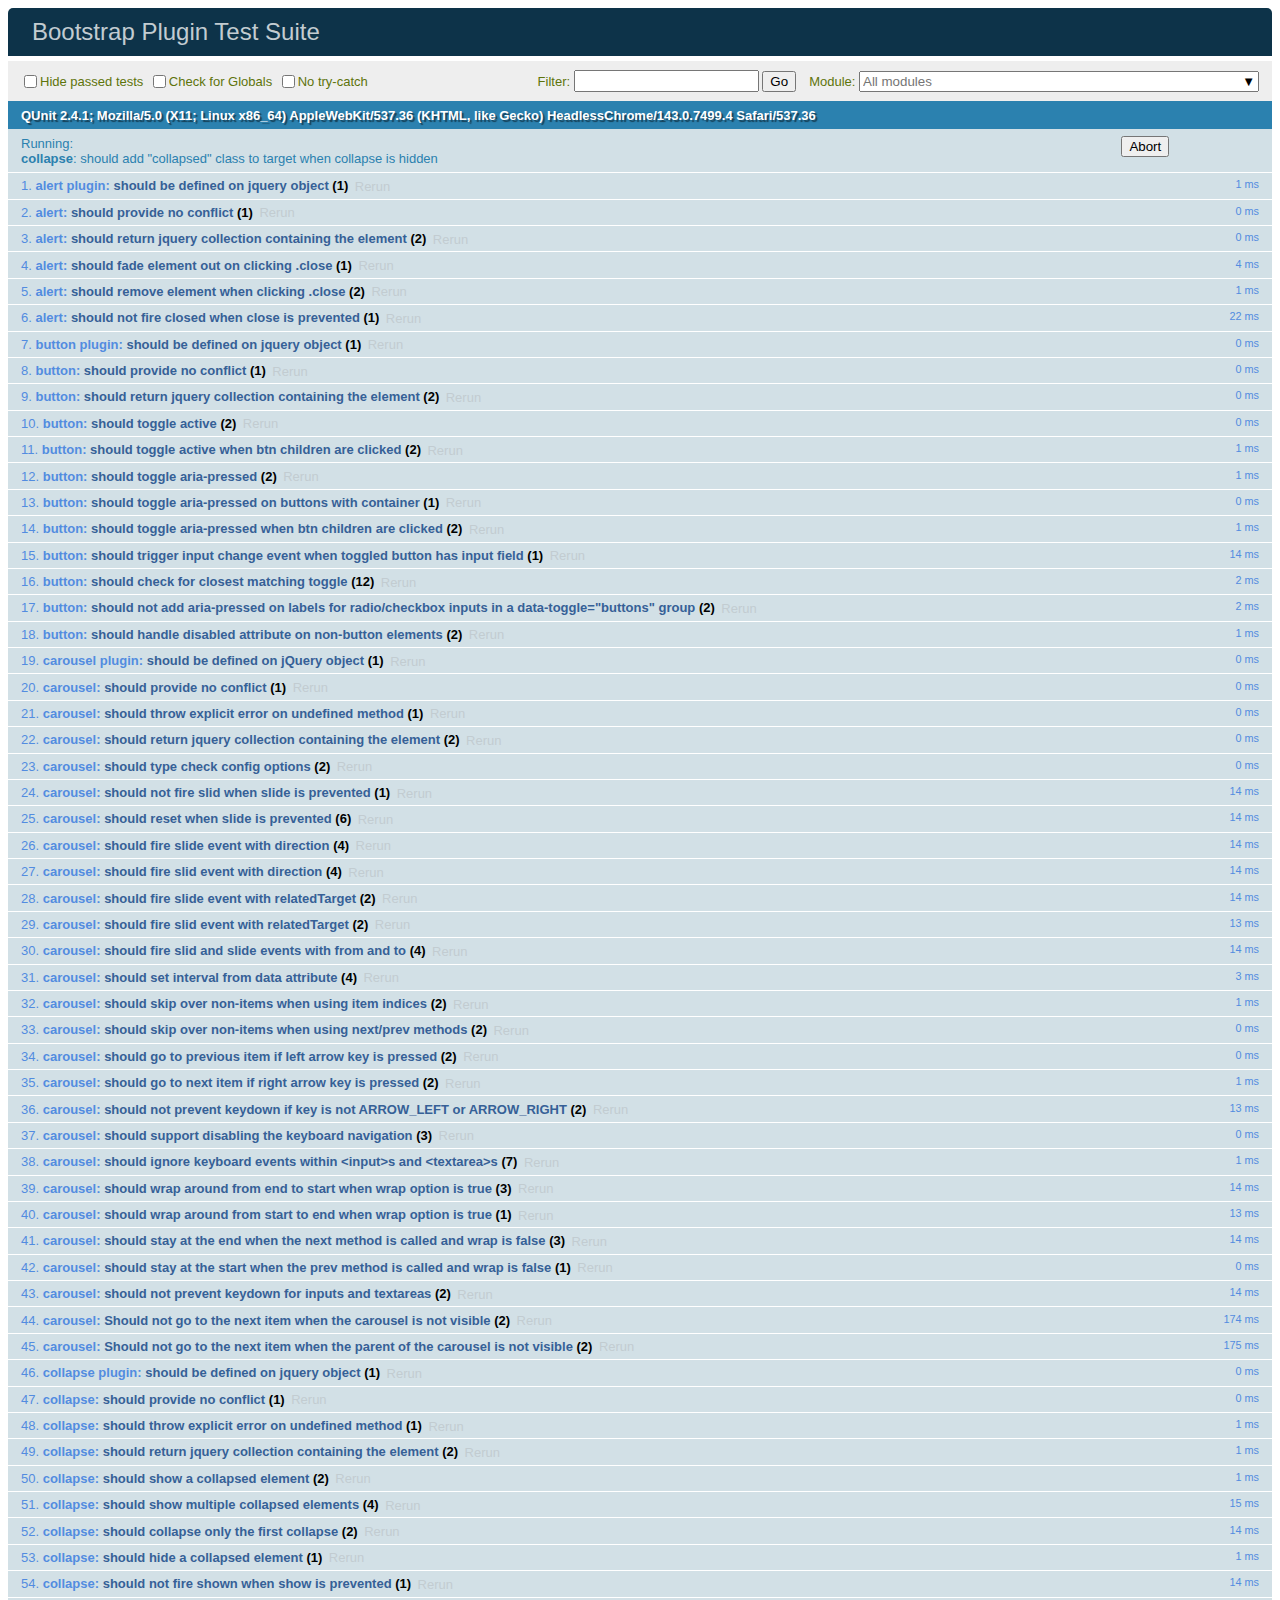
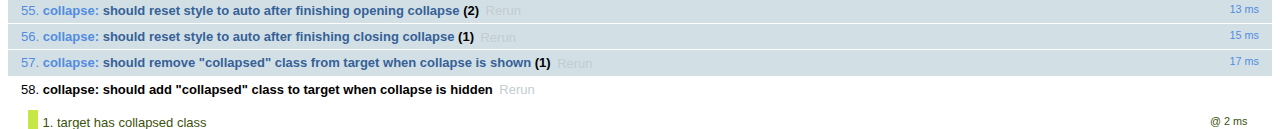
<file: bootstrap-4.0.0/js/tests/index.html>
<!doctype html>
<html lang="en">
  <head>
    <meta charset="utf-8">
    <meta name="viewport" content="width=device-width, initial-scale=1, shrink-to-fit=no">
    <title>Bootstrap Plugin Test Suite</title>

    <!-- jQuery -->
    <script>
      (function () {
        var path = '../../assets/js/vendor/jquery-slim.min.js'
        // get jquery param from the query string.
        var jQueryVersion = location.search.match(/[?&]jquery=(.*?)(?=&|$)/)

        // If a version was specified, use that version from our vendor folder
        if (jQueryVersion) {
          path = 'vendor/jquery-' + jQueryVersion[1] + '.min.js'
        }
        document.write('<script src="' + path + '"><\/script>')
      }())
    </script>
    <script src="../../assets/js/vendor/popper.min.js"></script>

    <!-- QUnit -->
    <link rel="stylesheet" href="vendor/qunit.css" media="screen">
    <script src="vendor/qunit.js"></script>

    <script>
      // Disable jQuery event aliases to ensure we don't accidentally use any of them
      [
        'blur',
        'focus',
        'focusin',
        'focusout',
        'resize',
        'scroll',
        'click',
        'dblclick',
        'mousedown',
        'mouseup',
        'mousemove',
        'mouseover',
        'mouseout',
        'mouseenter',
        'mouseleave',
        'change',
        'select',
        'submit',
        'keydown',
        'keypress',
        'keyup',
        'contextmenu'
      ].forEach(function(eventAlias) {
        $.fn[eventAlias] = function() {
          throw new Error('Using the ".' + eventAlias + '()" method is not allowed, so that Bootstrap can be compatible with custom jQuery builds which exclude the "event aliases" module that defines said method. See https://github.com/twbs/bootstrap/blob/master/CONTRIBUTING.md#js')
        }
      })

      // Require assert.expect in each test
      QUnit.config.requireExpects = true

      // See https://github.com/axemclion/grunt-saucelabs#test-result-details-with-qunit
      var log = []
      var testName

      QUnit.done(function(testResults) {
        var tests = []
        for (var i = 0; i < log.length; i++) {
          var details = log[i]
          tests.push({
            name: details.name,
            result: details.result,
            expected: details.expected,
            actual: details.actual,
            source: details.source
          })
        }
        testResults.tests = tests

        window.global_test_results = testResults
      })

      QUnit.testStart(function(testDetails) {
        QUnit.log(function(details) {
          if (!details.result) {
            details.name = testDetails.name
            log.push(details)
          }
        })
      })

      // Display fixture on-screen on iOS to avoid false positives
      // See https://github.com/twbs/bootstrap/pull/15955
      if (/iPhone|iPad|iPod/.test(navigator.userAgent)) {
        QUnit.begin(function() {
          $('#qunit-fixture').css({ top: 0, left: 0 })
        })

        QUnit.done(function() {
          $('#qunit-fixture').css({ top: '', left: '' })
        })
      }
    </script>

    <!-- Transpiled Plugins -->
    <script src="../dist/util.js"></script>
    <script src="../dist/alert.js"></script>
    <script src="../dist/button.js"></script>
    <script src="../dist/carousel.js"></script>
    <script src="../dist/collapse.js"></script>
    <script src="../dist/dropdown.js"></script>
    <script src="../dist/modal.js"></script>
    <script src="../dist/scrollspy.js"></script>
    <script src="../dist/tab.js"></script>
    <script src="../dist/tooltip.js"></script>
    <script src="../dist/popover.js"></script>

    <!-- Unit Tests -->
    <script src="unit/alert.js"></script>
    <script src="unit/button.js"></script>
    <script src="unit/carousel.js"></script>
    <script src="unit/collapse.js"></script>
    <script src="unit/dropdown.js"></script>
    <script src="unit/modal.js"></script>
    <script src="unit/scrollspy.js"></script>
    <script src="unit/tab.js"></script>
    <script src="unit/tooltip.js"></script>
    <script src="unit/popover.js"></script>
    <script src="unit/util.js"></script>
  </head>
  <body>
    <div id="qunit-container">
      <div id="qunit"></div>
      <div id="qunit-fixture"></div>
    </div>
  </body>
</html>
</file>
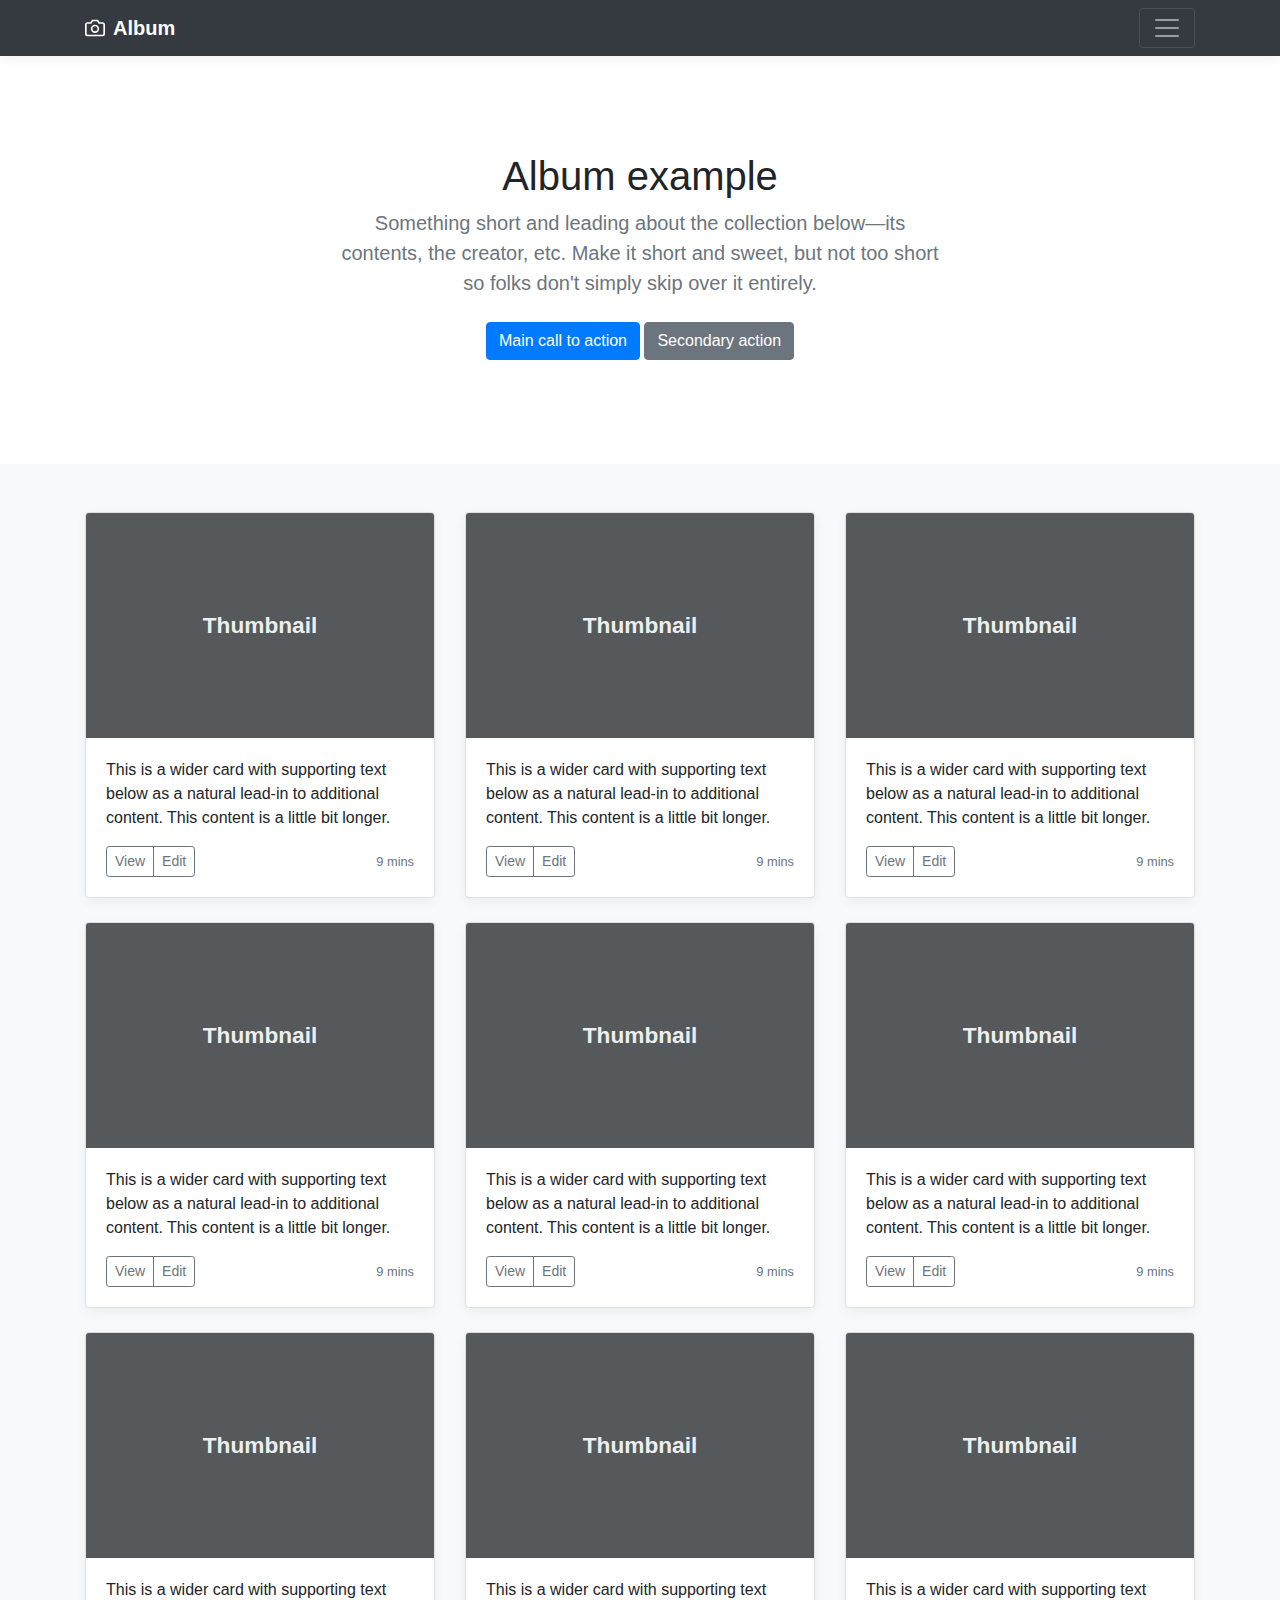
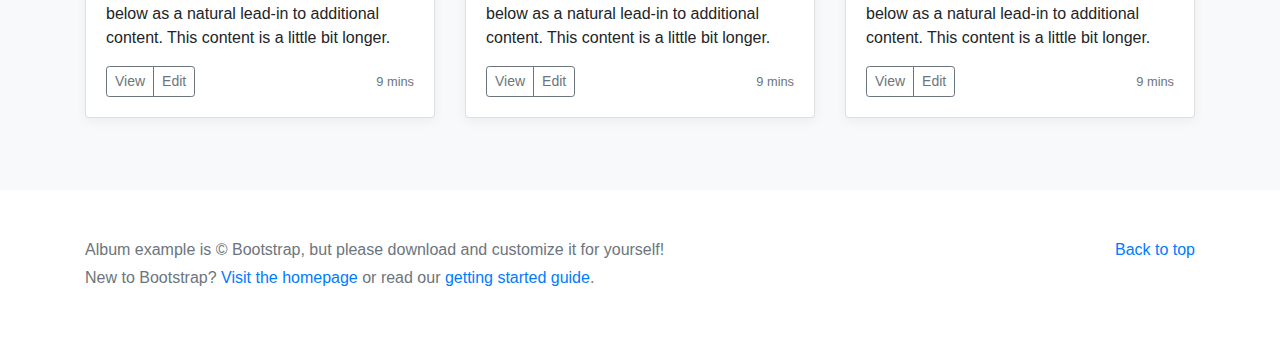
<file: bootstrap-4.0.0/docs/4.0/examples/album/index.html>
<!doctype html>
<html lang="en">
  <head>
    <meta charset="utf-8">
    <meta name="viewport" content="width=device-width, initial-scale=1, shrink-to-fit=no">
    <meta name="description" content="">
    <meta name="author" content="">
    <link rel="icon" href="../../../../favicon.ico">

    <title>Album example for Bootstrap</title>

    <!-- Bootstrap core CSS -->
    <link href="../../../../dist/css/bootstrap.min.css" rel="stylesheet">

    <!-- Custom styles for this template -->
    <link href="album.css" rel="stylesheet">
  </head>

  <body>

    <header>
      <div class="collapse bg-dark" id="navbarHeader">
        <div class="container">
          <div class="row">
            <div class="col-sm-8 col-md-7 py-4">
              <h4 class="text-white">About</h4>
              <p class="text-muted">Add some information about the album below, the author, or any other background context. Make it a few sentences long so folks can pick up some informative tidbits. Then, link them off to some social networking sites or contact information.</p>
            </div>
            <div class="col-sm-4 offset-md-1 py-4">
              <h4 class="text-white">Contact</h4>
              <ul class="list-unstyled">
                <li><a href="#" class="text-white">Follow on Twitter</a></li>
                <li><a href="#" class="text-white">Like on Facebook</a></li>
                <li><a href="#" class="text-white">Email me</a></li>
              </ul>
            </div>
          </div>
        </div>
      </div>
      <div class="navbar navbar-dark bg-dark box-shadow">
        <div class="container d-flex justify-content-between">
          <a href="#" class="navbar-brand d-flex align-items-center">
            <svg xmlns="http://www.w3.org/2000/svg" width="20" height="20" viewBox="0 0 24 24" fill="none" stroke="currentColor" stroke-width="2" stroke-linecap="round" stroke-linejoin="round" class="mr-2"><path d="M23 19a2 2 0 0 1-2 2H3a2 2 0 0 1-2-2V8a2 2 0 0 1 2-2h4l2-3h6l2 3h4a2 2 0 0 1 2 2z"></path><circle cx="12" cy="13" r="4"></circle></svg>
            <strong>Album</strong>
          </a>
          <button class="navbar-toggler" type="button" data-toggle="collapse" data-target="#navbarHeader" aria-controls="navbarHeader" aria-expanded="false" aria-label="Toggle navigation">
            <span class="navbar-toggler-icon"></span>
          </button>
        </div>
      </div>
    </header>

    <main role="main">

      <section class="jumbotron text-center">
        <div class="container">
          <h1 class="jumbotron-heading">Album example</h1>
          <p class="lead text-muted">Something short and leading about the collection below—its contents, the creator, etc. Make it short and sweet, but not too short so folks don't simply skip over it entirely.</p>
          <p>
            <a href="#" class="btn btn-primary my-2">Main call to action</a>
            <a href="#" class="btn btn-secondary my-2">Secondary action</a>
          </p>
        </div>
      </section>

      <div class="album py-5 bg-light">
        <div class="container">

          <div class="row">
            <div class="col-md-4">
              <div class="card mb-4 box-shadow">
                <img class="card-img-top" data-src="holder.js/100px225?theme=thumb&bg=55595c&fg=eceeef&text=Thumbnail" alt="Card image cap">
                <div class="card-body">
                  <p class="card-text">This is a wider card with supporting text below as a natural lead-in to additional content. This content is a little bit longer.</p>
                  <div class="d-flex justify-content-between align-items-center">
                    <div class="btn-group">
                      <button type="button" class="btn btn-sm btn-outline-secondary">View</button>
                      <button type="button" class="btn btn-sm btn-outline-secondary">Edit</button>
                    </div>
                    <small class="text-muted">9 mins</small>
                  </div>
                </div>
              </div>
            </div>
            <div class="col-md-4">
              <div class="card mb-4 box-shadow">
                <img class="card-img-top" data-src="holder.js/100px225?theme=thumb&bg=55595c&fg=eceeef&text=Thumbnail" alt="Card image cap">
                <div class="card-body">
                  <p class="card-text">This is a wider card with supporting text below as a natural lead-in to additional content. This content is a little bit longer.</p>
                  <div class="d-flex justify-content-between align-items-center">
                    <div class="btn-group">
                      <button type="button" class="btn btn-sm btn-outline-secondary">View</button>
                      <button type="button" class="btn btn-sm btn-outline-secondary">Edit</button>
                    </div>
                    <small class="text-muted">9 mins</small>
                  </div>
                </div>
              </div>
            </div>
            <div class="col-md-4">
              <div class="card mb-4 box-shadow">
                <img class="card-img-top" data-src="holder.js/100px225?theme=thumb&bg=55595c&fg=eceeef&text=Thumbnail" alt="Card image cap">
                <div class="card-body">
                  <p class="card-text">This is a wider card with supporting text below as a natural lead-in to additional content. This content is a little bit longer.</p>
                  <div class="d-flex justify-content-between align-items-center">
                    <div class="btn-group">
                      <button type="button" class="btn btn-sm btn-outline-secondary">View</button>
                      <button type="button" class="btn btn-sm btn-outline-secondary">Edit</button>
                    </div>
                    <small class="text-muted">9 mins</small>
                  </div>
                </div>
              </div>
            </div>

            <div class="col-md-4">
              <div class="card mb-4 box-shadow">
                <img class="card-img-top" data-src="holder.js/100px225?theme=thumb&bg=55595c&fg=eceeef&text=Thumbnail" alt="Card image cap">
                <div class="card-body">
                  <p class="card-text">This is a wider card with supporting text below as a natural lead-in to additional content. This content is a little bit longer.</p>
                  <div class="d-flex justify-content-between align-items-center">
                    <div class="btn-group">
                      <button type="button" class="btn btn-sm btn-outline-secondary">View</button>
                      <button type="button" class="btn btn-sm btn-outline-secondary">Edit</button>
                    </div>
                    <small class="text-muted">9 mins</small>
                  </div>
                </div>
              </div>
            </div>
            <div class="col-md-4">
              <div class="card mb-4 box-shadow">
                <img class="card-img-top" data-src="holder.js/100px225?theme=thumb&bg=55595c&fg=eceeef&text=Thumbnail" alt="Card image cap">
                <div class="card-body">
                  <p class="card-text">This is a wider card with supporting text below as a natural lead-in to additional content. This content is a little bit longer.</p>
                  <div class="d-flex justify-content-between align-items-center">
                    <div class="btn-group">
                      <button type="button" class="btn btn-sm btn-outline-secondary">View</button>
                      <button type="button" class="btn btn-sm btn-outline-secondary">Edit</button>
                    </div>
                    <small class="text-muted">9 mins</small>
                  </div>
                </div>
              </div>
            </div>
            <div class="col-md-4">
              <div class="card mb-4 box-shadow">
                <img class="card-img-top" data-src="holder.js/100px225?theme=thumb&bg=55595c&fg=eceeef&text=Thumbnail" alt="Card image cap">
                <div class="card-body">
                  <p class="card-text">This is a wider card with supporting text below as a natural lead-in to additional content. This content is a little bit longer.</p>
                  <div class="d-flex justify-content-between align-items-center">
                    <div class="btn-group">
                      <button type="button" class="btn btn-sm btn-outline-secondary">View</button>
                      <button type="button" class="btn btn-sm btn-outline-secondary">Edit</button>
                    </div>
                    <small class="text-muted">9 mins</small>
                  </div>
                </div>
              </div>
            </div>

            <div class="col-md-4">
              <div class="card mb-4 box-shadow">
                <img class="card-img-top" data-src="holder.js/100px225?theme=thumb&bg=55595c&fg=eceeef&text=Thumbnail" alt="Card image cap">
                <div class="card-body">
                  <p class="card-text">This is a wider card with supporting text below as a natural lead-in to additional content. This content is a little bit longer.</p>
                  <div class="d-flex justify-content-between align-items-center">
                    <div class="btn-group">
                      <button type="button" class="btn btn-sm btn-outline-secondary">View</button>
                      <button type="button" class="btn btn-sm btn-outline-secondary">Edit</button>
                    </div>
                    <small class="text-muted">9 mins</small>
                  </div>
                </div>
              </div>
            </div>
            <div class="col-md-4">
              <div class="card mb-4 box-shadow">
                <img class="card-img-top" data-src="holder.js/100px225?theme=thumb&bg=55595c&fg=eceeef&text=Thumbnail" alt="Card image cap">
                <div class="card-body">
                  <p class="card-text">This is a wider card with supporting text below as a natural lead-in to additional content. This content is a little bit longer.</p>
                  <div class="d-flex justify-content-between align-items-center">
                    <div class="btn-group">
                      <button type="button" class="btn btn-sm btn-outline-secondary">View</button>
                      <button type="button" class="btn btn-sm btn-outline-secondary">Edit</button>
                    </div>
                    <small class="text-muted">9 mins</small>
                  </div>
                </div>
              </div>
            </div>
            <div class="col-md-4">
              <div class="card mb-4 box-shadow">
                <img class="card-img-top" data-src="holder.js/100px225?theme=thumb&bg=55595c&fg=eceeef&text=Thumbnail" alt="Card image cap">
                <div class="card-body">
                  <p class="card-text">This is a wider card with supporting text below as a natural lead-in to additional content. This content is a little bit longer.</p>
                  <div class="d-flex justify-content-between align-items-center">
                    <div class="btn-group">
                      <button type="button" class="btn btn-sm btn-outline-secondary">View</button>
                      <button type="button" class="btn btn-sm btn-outline-secondary">Edit</button>
                    </div>
                    <small class="text-muted">9 mins</small>
                  </div>
                </div>
              </div>
            </div>
          </div>
        </div>
      </div>

    </main>

    <footer class="text-muted">
      <div class="container">
        <p class="float-right">
          <a href="#">Back to top</a>
        </p>
        <p>Album example is &copy; Bootstrap, but please download and customize it for yourself!</p>
        <p>New to Bootstrap? <a href="../../">Visit the homepage</a> or read our <a href="../../getting-started/">getting started guide</a>.</p>
      </div>
    </footer>

    <!-- Bootstrap core JavaScript
    ================================================== -->
    <!-- Placed at the end of the document so the pages load faster -->
    <script src="https://code.jquery.com/jquery-3.2.1.slim.min.js" integrity="sha384-KJ3o2DKtIkvYIK3UENzmM7KCkRr/rE9/Qpg6aAZGJwFDMVNA/GpGFF93hXpG5KkN" crossorigin="anonymous"></script>
    <script>window.jQuery || document.write('<script src="../../../../assets/js/vendor/jquery-slim.min.js"><\/script>')</script>
    <script src="../../../../assets/js/vendor/popper.min.js"></script>
    <script src="../../../../dist/js/bootstrap.min.js"></script>
    <script src="../../../../assets/js/vendor/holder.min.js"></script>
  </body>
</html>
</file>
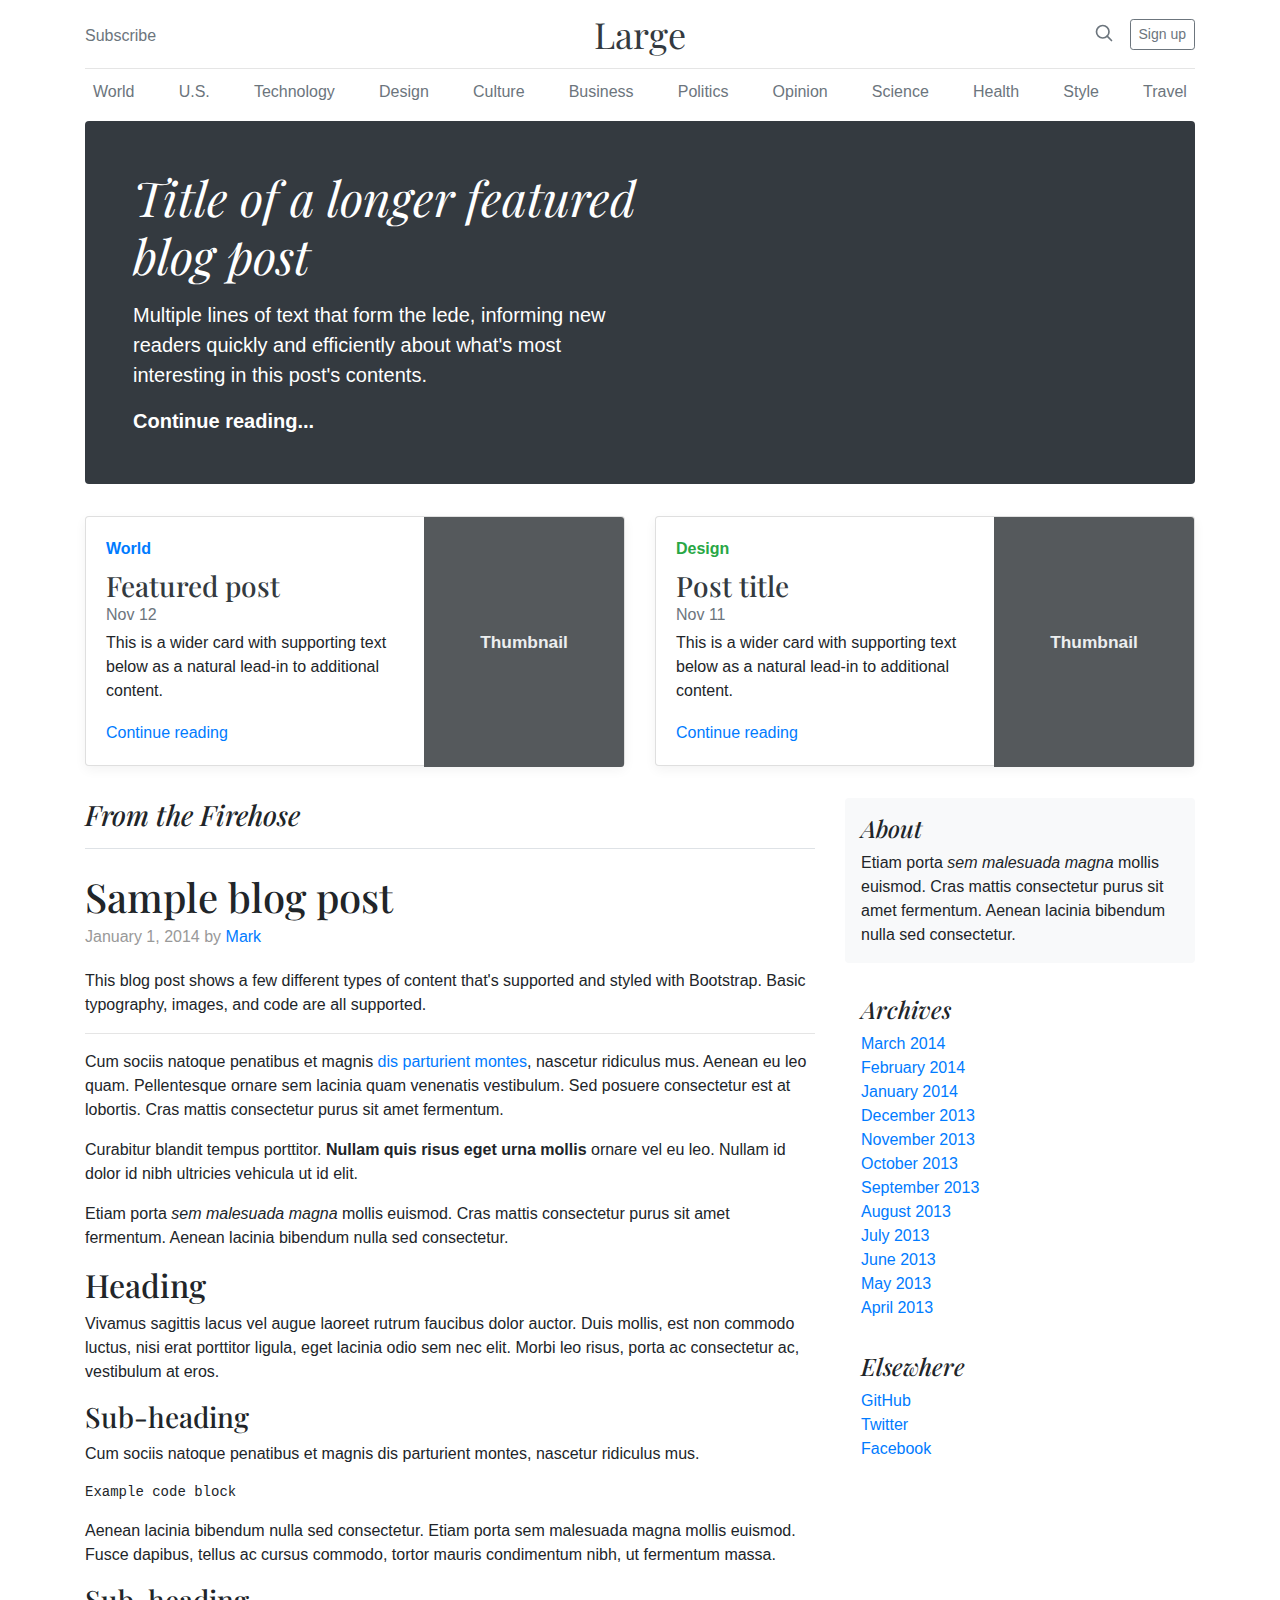
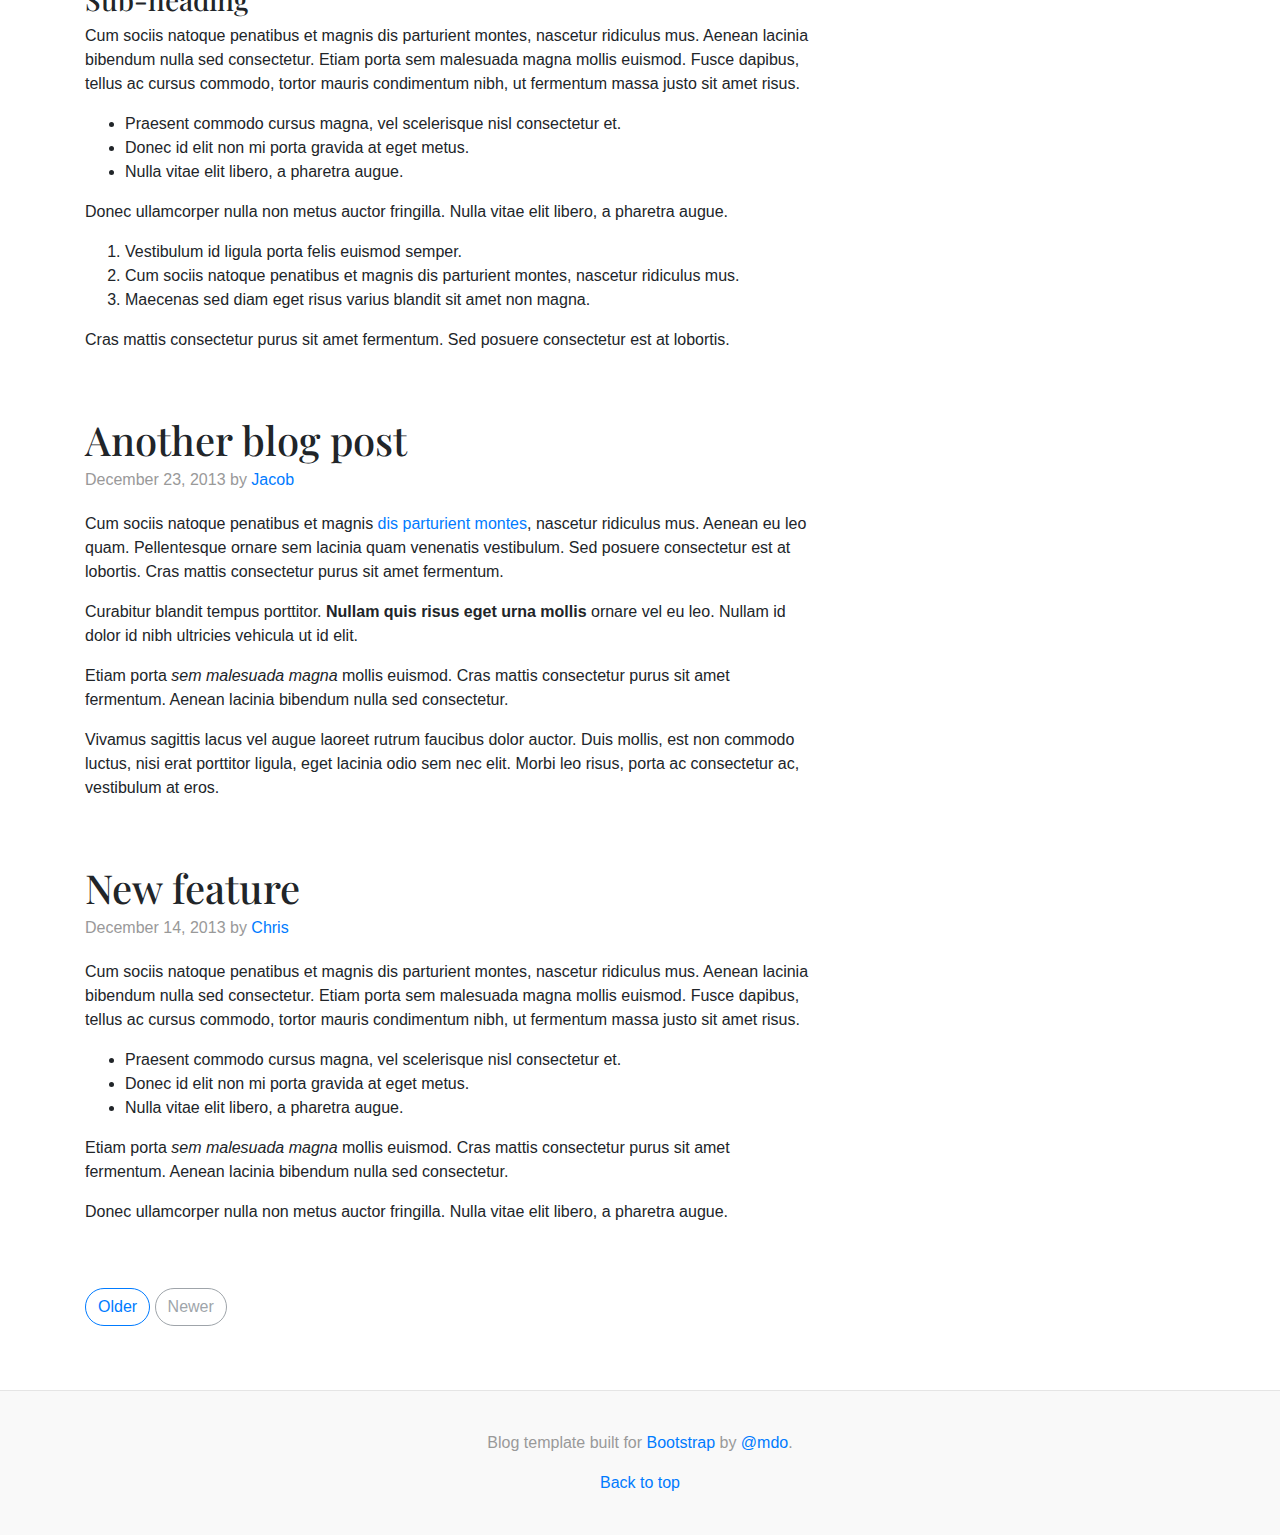
<file: bootstrap-4.0.0/docs/4.0/examples/blog/index.html>
<!doctype html>
<html lang="en">
  <head>
    <meta charset="utf-8">
    <meta name="viewport" content="width=device-width, initial-scale=1, shrink-to-fit=no">
    <meta name="description" content="">
    <meta name="author" content="">
    <link rel="icon" href="../../../../favicon.ico">

    <title>Blog Template for Bootstrap</title>

    <!-- Bootstrap core CSS -->
    <link href="../../../../dist/css/bootstrap.min.css" rel="stylesheet">

    <!-- Custom styles for this template -->
    <link href="https://fonts.googleapis.com/css?family=Playfair+Display:700,900" rel="stylesheet">
    <link href="blog.css" rel="stylesheet">
  </head>

  <body>

    <div class="container">
      <header class="blog-header py-3">
        <div class="row flex-nowrap justify-content-between align-items-center">
          <div class="col-4 pt-1">
            <a class="text-muted" href="#">Subscribe</a>
          </div>
          <div class="col-4 text-center">
            <a class="blog-header-logo text-dark" href="#">Large</a>
          </div>
          <div class="col-4 d-flex justify-content-end align-items-center">
            <a class="text-muted" href="#">
              <svg xmlns="http://www.w3.org/2000/svg" width="20" height="20" viewBox="0 0 24 24" fill="none" stroke="currentColor" stroke-width="2" stroke-linecap="round" stroke-linejoin="round" class="mx-3"><circle cx="10.5" cy="10.5" r="7.5"></circle><line x1="21" y1="21" x2="15.8" y2="15.8"></line></svg>
            </a>
            <a class="btn btn-sm btn-outline-secondary" href="#">Sign up</a>
          </div>
        </div>
      </header>

      <div class="nav-scroller py-1 mb-2">
        <nav class="nav d-flex justify-content-between">
          <a class="p-2 text-muted" href="#">World</a>
          <a class="p-2 text-muted" href="#">U.S.</a>
          <a class="p-2 text-muted" href="#">Technology</a>
          <a class="p-2 text-muted" href="#">Design</a>
          <a class="p-2 text-muted" href="#">Culture</a>
          <a class="p-2 text-muted" href="#">Business</a>
          <a class="p-2 text-muted" href="#">Politics</a>
          <a class="p-2 text-muted" href="#">Opinion</a>
          <a class="p-2 text-muted" href="#">Science</a>
          <a class="p-2 text-muted" href="#">Health</a>
          <a class="p-2 text-muted" href="#">Style</a>
          <a class="p-2 text-muted" href="#">Travel</a>
        </nav>
      </div>

      <div class="jumbotron p-3 p-md-5 text-white rounded bg-dark">
        <div class="col-md-6 px-0">
          <h1 class="display-4 font-italic">Title of a longer featured blog post</h1>
          <p class="lead my-3">Multiple lines of text that form the lede, informing new readers quickly and efficiently about what's most interesting in this post's contents.</p>
          <p class="lead mb-0"><a href="#" class="text-white font-weight-bold">Continue reading...</a></p>
        </div>
      </div>

      <div class="row mb-2">
        <div class="col-md-6">
          <div class="card flex-md-row mb-4 box-shadow h-md-250">
            <div class="card-body d-flex flex-column align-items-start">
              <strong class="d-inline-block mb-2 text-primary">World</strong>
              <h3 class="mb-0">
                <a class="text-dark" href="#">Featured post</a>
              </h3>
              <div class="mb-1 text-muted">Nov 12</div>
              <p class="card-text mb-auto">This is a wider card with supporting text below as a natural lead-in to additional content.</p>
              <a href="#">Continue reading</a>
            </div>
            <img class="card-img-right flex-auto d-none d-md-block" data-src="holder.js/200x250?theme=thumb" alt="Card image cap">
          </div>
        </div>
        <div class="col-md-6">
          <div class="card flex-md-row mb-4 box-shadow h-md-250">
            <div class="card-body d-flex flex-column align-items-start">
              <strong class="d-inline-block mb-2 text-success">Design</strong>
              <h3 class="mb-0">
                <a class="text-dark" href="#">Post title</a>
              </h3>
              <div class="mb-1 text-muted">Nov 11</div>
              <p class="card-text mb-auto">This is a wider card with supporting text below as a natural lead-in to additional content.</p>
              <a href="#">Continue reading</a>
            </div>
            <img class="card-img-right flex-auto d-none d-md-block" data-src="holder.js/200x250?theme=thumb" alt="Card image cap">
          </div>
        </div>
      </div>
    </div>

    <main role="main" class="container">
      <div class="row">
        <div class="col-md-8 blog-main">
          <h3 class="pb-3 mb-4 font-italic border-bottom">
            From the Firehose
          </h3>

          <div class="blog-post">
            <h2 class="blog-post-title">Sample blog post</h2>
            <p class="blog-post-meta">January 1, 2014 by <a href="#">Mark</a></p>

            <p>This blog post shows a few different types of content that's supported and styled with Bootstrap. Basic typography, images, and code are all supported.</p>
            <hr>
            <p>Cum sociis natoque penatibus et magnis <a href="#">dis parturient montes</a>, nascetur ridiculus mus. Aenean eu leo quam. Pellentesque ornare sem lacinia quam venenatis vestibulum. Sed posuere consectetur est at lobortis. Cras mattis consectetur purus sit amet fermentum.</p>
            <blockquote>
              <p>Curabitur blandit tempus porttitor. <strong>Nullam quis risus eget urna mollis</strong> ornare vel eu leo. Nullam id dolor id nibh ultricies vehicula ut id elit.</p>
            </blockquote>
            <p>Etiam porta <em>sem malesuada magna</em> mollis euismod. Cras mattis consectetur purus sit amet fermentum. Aenean lacinia bibendum nulla sed consectetur.</p>
            <h2>Heading</h2>
            <p>Vivamus sagittis lacus vel augue laoreet rutrum faucibus dolor auctor. Duis mollis, est non commodo luctus, nisi erat porttitor ligula, eget lacinia odio sem nec elit. Morbi leo risus, porta ac consectetur ac, vestibulum at eros.</p>
            <h3>Sub-heading</h3>
            <p>Cum sociis natoque penatibus et magnis dis parturient montes, nascetur ridiculus mus.</p>
            <pre><code>Example code block</code></pre>
            <p>Aenean lacinia bibendum nulla sed consectetur. Etiam porta sem malesuada magna mollis euismod. Fusce dapibus, tellus ac cursus commodo, tortor mauris condimentum nibh, ut fermentum massa.</p>
            <h3>Sub-heading</h3>
            <p>Cum sociis natoque penatibus et magnis dis parturient montes, nascetur ridiculus mus. Aenean lacinia bibendum nulla sed consectetur. Etiam porta sem malesuada magna mollis euismod. Fusce dapibus, tellus ac cursus commodo, tortor mauris condimentum nibh, ut fermentum massa justo sit amet risus.</p>
            <ul>
              <li>Praesent commodo cursus magna, vel scelerisque nisl consectetur et.</li>
              <li>Donec id elit non mi porta gravida at eget metus.</li>
              <li>Nulla vitae elit libero, a pharetra augue.</li>
            </ul>
            <p>Donec ullamcorper nulla non metus auctor fringilla. Nulla vitae elit libero, a pharetra augue.</p>
            <ol>
              <li>Vestibulum id ligula porta felis euismod semper.</li>
              <li>Cum sociis natoque penatibus et magnis dis parturient montes, nascetur ridiculus mus.</li>
              <li>Maecenas sed diam eget risus varius blandit sit amet non magna.</li>
            </ol>
            <p>Cras mattis consectetur purus sit amet fermentum. Sed posuere consectetur est at lobortis.</p>
          </div><!-- /.blog-post -->

          <div class="blog-post">
            <h2 class="blog-post-title">Another blog post</h2>
            <p class="blog-post-meta">December 23, 2013 by <a href="#">Jacob</a></p>

            <p>Cum sociis natoque penatibus et magnis <a href="#">dis parturient montes</a>, nascetur ridiculus mus. Aenean eu leo quam. Pellentesque ornare sem lacinia quam venenatis vestibulum. Sed posuere consectetur est at lobortis. Cras mattis consectetur purus sit amet fermentum.</p>
            <blockquote>
              <p>Curabitur blandit tempus porttitor. <strong>Nullam quis risus eget urna mollis</strong> ornare vel eu leo. Nullam id dolor id nibh ultricies vehicula ut id elit.</p>
            </blockquote>
            <p>Etiam porta <em>sem malesuada magna</em> mollis euismod. Cras mattis consectetur purus sit amet fermentum. Aenean lacinia bibendum nulla sed consectetur.</p>
            <p>Vivamus sagittis lacus vel augue laoreet rutrum faucibus dolor auctor. Duis mollis, est non commodo luctus, nisi erat porttitor ligula, eget lacinia odio sem nec elit. Morbi leo risus, porta ac consectetur ac, vestibulum at eros.</p>
          </div><!-- /.blog-post -->

          <div class="blog-post">
            <h2 class="blog-post-title">New feature</h2>
            <p class="blog-post-meta">December 14, 2013 by <a href="#">Chris</a></p>

            <p>Cum sociis natoque penatibus et magnis dis parturient montes, nascetur ridiculus mus. Aenean lacinia bibendum nulla sed consectetur. Etiam porta sem malesuada magna mollis euismod. Fusce dapibus, tellus ac cursus commodo, tortor mauris condimentum nibh, ut fermentum massa justo sit amet risus.</p>
            <ul>
              <li>Praesent commodo cursus magna, vel scelerisque nisl consectetur et.</li>
              <li>Donec id elit non mi porta gravida at eget metus.</li>
              <li>Nulla vitae elit libero, a pharetra augue.</li>
            </ul>
            <p>Etiam porta <em>sem malesuada magna</em> mollis euismod. Cras mattis consectetur purus sit amet fermentum. Aenean lacinia bibendum nulla sed consectetur.</p>
            <p>Donec ullamcorper nulla non metus auctor fringilla. Nulla vitae elit libero, a pharetra augue.</p>
          </div><!-- /.blog-post -->

          <nav class="blog-pagination">
            <a class="btn btn-outline-primary" href="#">Older</a>
            <a class="btn btn-outline-secondary disabled" href="#">Newer</a>
          </nav>

        </div><!-- /.blog-main -->

        <aside class="col-md-4 blog-sidebar">
          <div class="p-3 mb-3 bg-light rounded">
            <h4 class="font-italic">About</h4>
            <p class="mb-0">Etiam porta <em>sem malesuada magna</em> mollis euismod. Cras mattis consectetur purus sit amet fermentum. Aenean lacinia bibendum nulla sed consectetur.</p>
          </div>

          <div class="p-3">
            <h4 class="font-italic">Archives</h4>
            <ol class="list-unstyled mb-0">
              <li><a href="#">March 2014</a></li>
              <li><a href="#">February 2014</a></li>
              <li><a href="#">January 2014</a></li>
              <li><a href="#">December 2013</a></li>
              <li><a href="#">November 2013</a></li>
              <li><a href="#">October 2013</a></li>
              <li><a href="#">September 2013</a></li>
              <li><a href="#">August 2013</a></li>
              <li><a href="#">July 2013</a></li>
              <li><a href="#">June 2013</a></li>
              <li><a href="#">May 2013</a></li>
              <li><a href="#">April 2013</a></li>
            </ol>
          </div>

          <div class="p-3">
            <h4 class="font-italic">Elsewhere</h4>
            <ol class="list-unstyled">
              <li><a href="#">GitHub</a></li>
              <li><a href="#">Twitter</a></li>
              <li><a href="#">Facebook</a></li>
            </ol>
          </div>
        </aside><!-- /.blog-sidebar -->

      </div><!-- /.row -->

    </main><!-- /.container -->

    <footer class="blog-footer">
      <p>Blog template built for <a href="https://getbootstrap.com/">Bootstrap</a> by <a href="https://twitter.com/mdo">@mdo</a>.</p>
      <p>
        <a href="#">Back to top</a>
      </p>
    </footer>

    <!-- Bootstrap core JavaScript
    ================================================== -->
    <!-- Placed at the end of the document so the pages load faster -->
    <script src="https://code.jquery.com/jquery-3.2.1.slim.min.js" integrity="sha384-KJ3o2DKtIkvYIK3UENzmM7KCkRr/rE9/Qpg6aAZGJwFDMVNA/GpGFF93hXpG5KkN" crossorigin="anonymous"></script>
    <script>window.jQuery || document.write('<script src="../../../../assets/js/vendor/jquery-slim.min.js"><\/script>')</script>
    <script src="../../../../assets/js/vendor/popper.min.js"></script>
    <script src="../../../../dist/js/bootstrap.min.js"></script>
    <script src="../../../../assets/js/vendor/holder.min.js"></script>
    <script>
      Holder.addTheme('thumb', {
        bg: '#55595c',
        fg: '#eceeef',
        text: 'Thumbnail'
      });
    </script>
  </body>
</html>
</file>
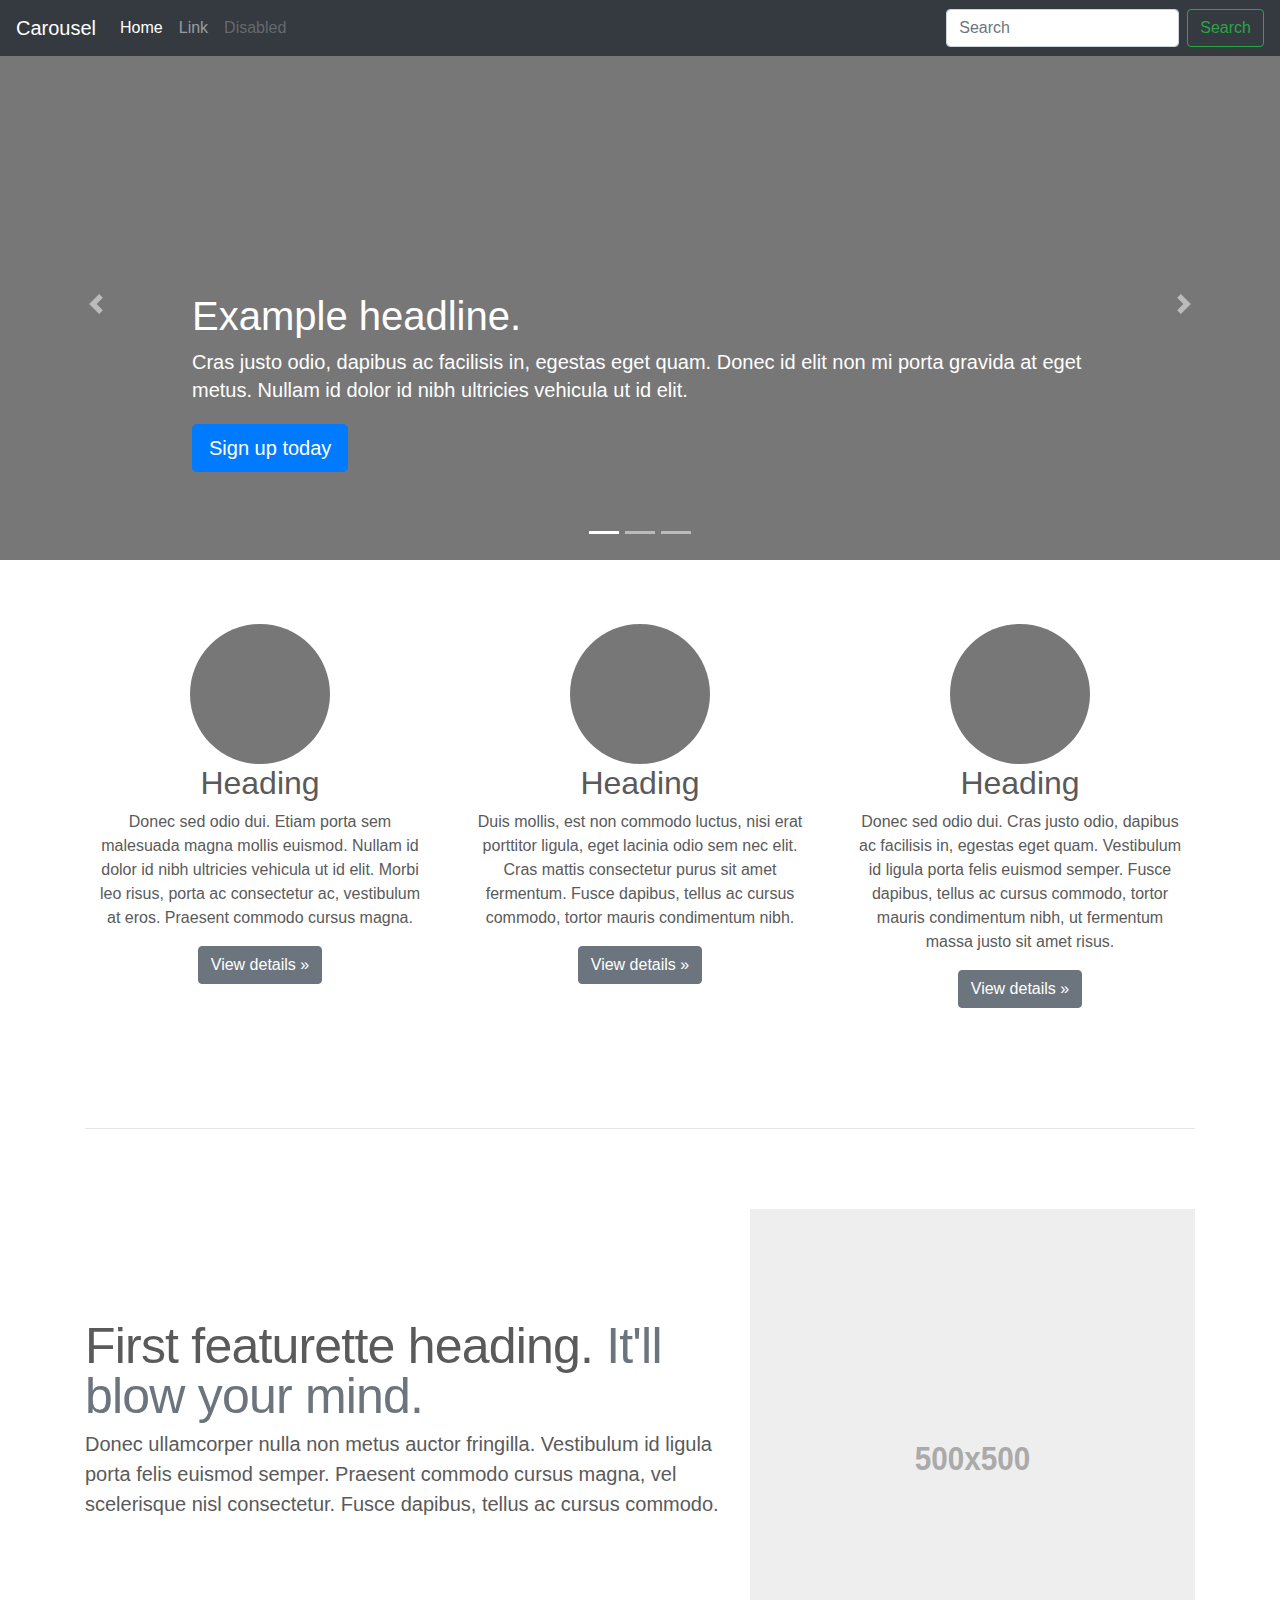
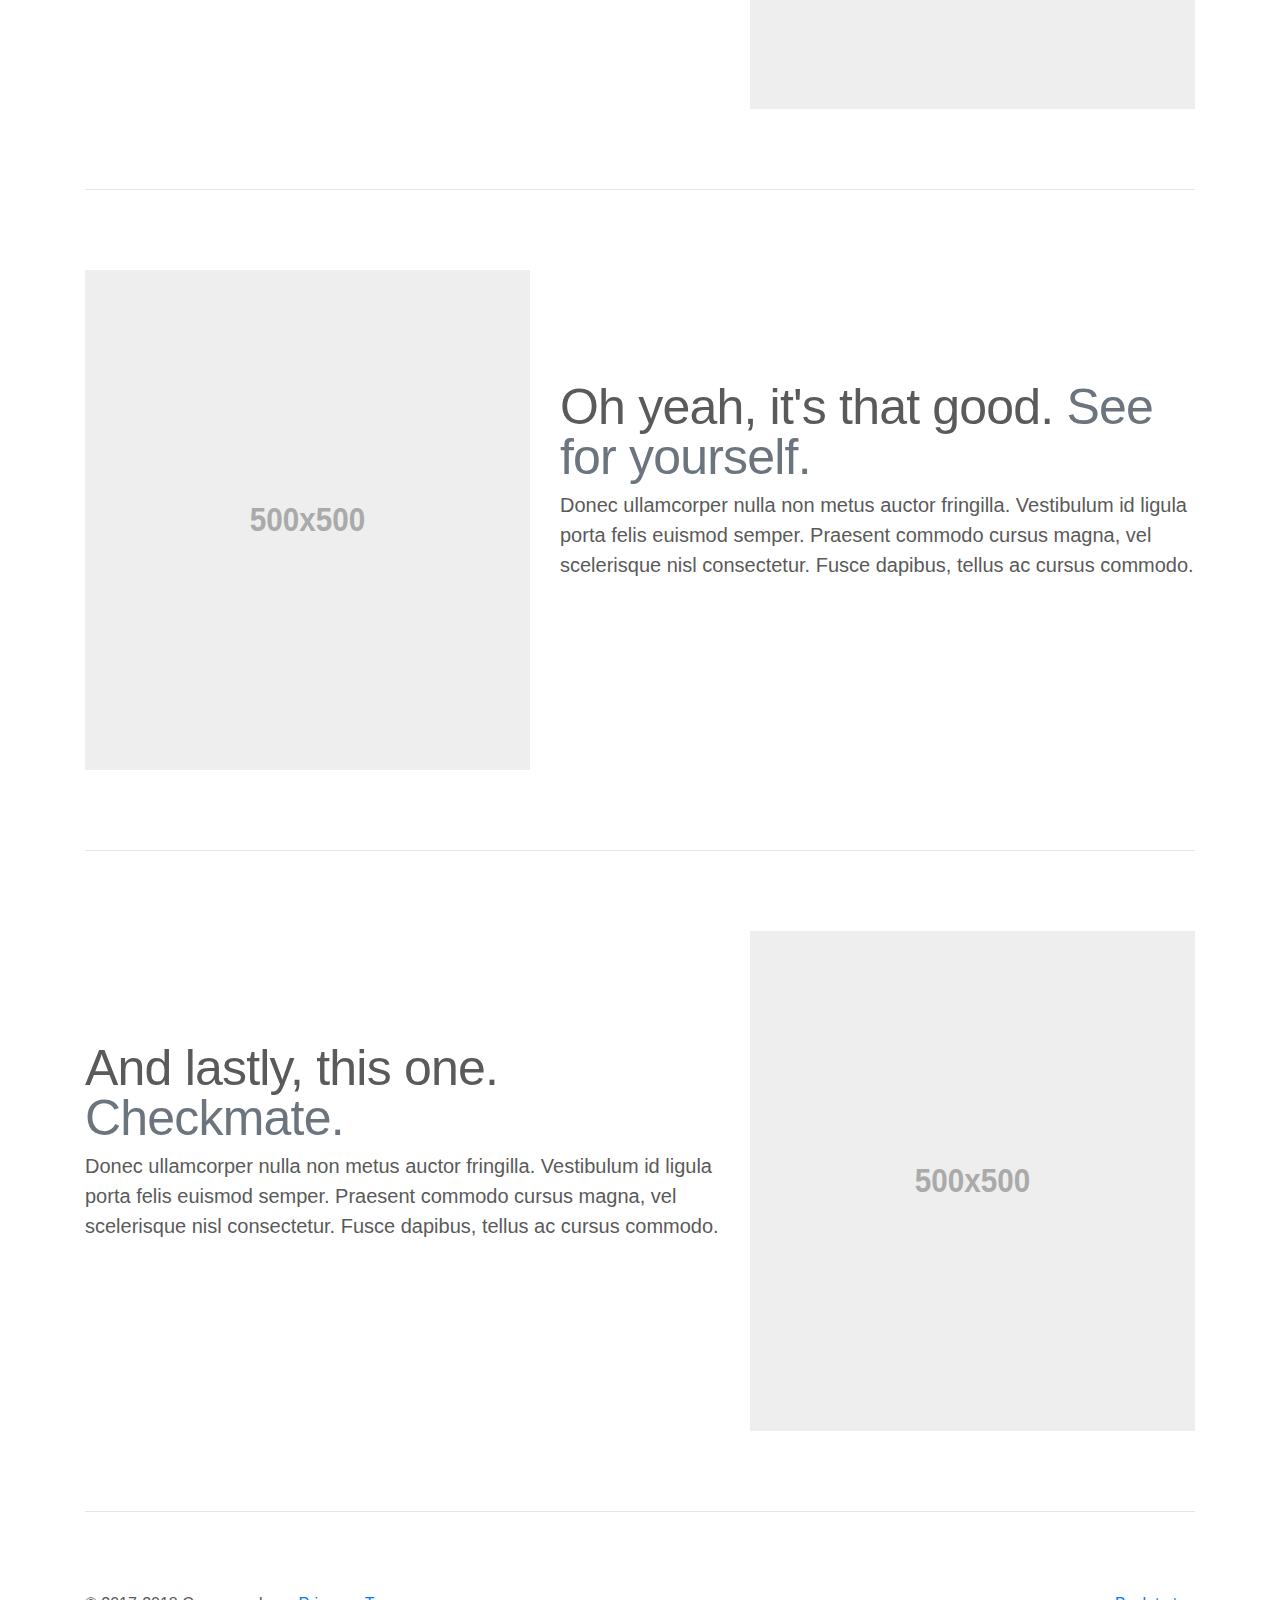
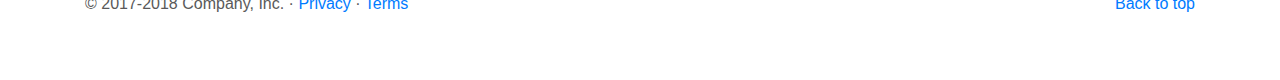
<file: bootstrap-4.0.0/docs/4.0/examples/carousel/index.html>
<!doctype html>
<html lang="en">
  <head>
    <meta charset="utf-8">
    <meta name="viewport" content="width=device-width, initial-scale=1, shrink-to-fit=no">
    <meta name="description" content="">
    <meta name="author" content="">
    <link rel="icon" href="../../../../favicon.ico">

    <title>Carousel Template for Bootstrap</title>

    <!-- Bootstrap core CSS -->
    <link href="../../../../dist/css/bootstrap.min.css" rel="stylesheet">

    <!-- Custom styles for this template -->
    <link href="carousel.css" rel="stylesheet">
  </head>
  <body>

    <header>
      <nav class="navbar navbar-expand-md navbar-dark fixed-top bg-dark">
        <a class="navbar-brand" href="#">Carousel</a>
        <button class="navbar-toggler" type="button" data-toggle="collapse" data-target="#navbarCollapse" aria-controls="navbarCollapse" aria-expanded="false" aria-label="Toggle navigation">
          <span class="navbar-toggler-icon"></span>
        </button>
        <div class="collapse navbar-collapse" id="navbarCollapse">
          <ul class="navbar-nav mr-auto">
            <li class="nav-item active">
              <a class="nav-link" href="#">Home <span class="sr-only">(current)</span></a>
            </li>
            <li class="nav-item">
              <a class="nav-link" href="#">Link</a>
            </li>
            <li class="nav-item">
              <a class="nav-link disabled" href="#">Disabled</a>
            </li>
          </ul>
          <form class="form-inline mt-2 mt-md-0">
            <input class="form-control mr-sm-2" type="text" placeholder="Search" aria-label="Search">
            <button class="btn btn-outline-success my-2 my-sm-0" type="submit">Search</button>
          </form>
        </div>
      </nav>
    </header>

    <main role="main">

      <div id="myCarousel" class="carousel slide" data-ride="carousel">
        <ol class="carousel-indicators">
          <li data-target="#myCarousel" data-slide-to="0" class="active"></li>
          <li data-target="#myCarousel" data-slide-to="1"></li>
          <li data-target="#myCarousel" data-slide-to="2"></li>
        </ol>
        <div class="carousel-inner">
          <div class="carousel-item active">
            <img class="first-slide" src="[data-uri]" alt="First slide">
            <div class="container">
              <div class="carousel-caption text-left">
                <h1>Example headline.</h1>
                <p>Cras justo odio, dapibus ac facilisis in, egestas eget quam. Donec id elit non mi porta gravida at eget metus. Nullam id dolor id nibh ultricies vehicula ut id elit.</p>
                <p><a class="btn btn-lg btn-primary" href="#" role="button">Sign up today</a></p>
              </div>
            </div>
          </div>
          <div class="carousel-item">
            <img class="second-slide" src="[data-uri]" alt="Second slide">
            <div class="container">
              <div class="carousel-caption">
                <h1>Another example headline.</h1>
                <p>Cras justo odio, dapibus ac facilisis in, egestas eget quam. Donec id elit non mi porta gravida at eget metus. Nullam id dolor id nibh ultricies vehicula ut id elit.</p>
                <p><a class="btn btn-lg btn-primary" href="#" role="button">Learn more</a></p>
              </div>
            </div>
          </div>
          <div class="carousel-item">
            <img class="third-slide" src="[data-uri]" alt="Third slide">
            <div class="container">
              <div class="carousel-caption text-right">
                <h1>One more for good measure.</h1>
                <p>Cras justo odio, dapibus ac facilisis in, egestas eget quam. Donec id elit non mi porta gravida at eget metus. Nullam id dolor id nibh ultricies vehicula ut id elit.</p>
                <p><a class="btn btn-lg btn-primary" href="#" role="button">Browse gallery</a></p>
              </div>
            </div>
          </div>
        </div>
        <a class="carousel-control-prev" href="#myCarousel" role="button" data-slide="prev">
          <span class="carousel-control-prev-icon" aria-hidden="true"></span>
          <span class="sr-only">Previous</span>
        </a>
        <a class="carousel-control-next" href="#myCarousel" role="button" data-slide="next">
          <span class="carousel-control-next-icon" aria-hidden="true"></span>
          <span class="sr-only">Next</span>
        </a>
      </div>


      <!-- Marketing messaging and featurettes
      ================================================== -->
      <!-- Wrap the rest of the page in another container to center all the content. -->

      <div class="container marketing">

        <!-- Three columns of text below the carousel -->
        <div class="row">
          <div class="col-lg-4">
            <img class="rounded-circle" src="[data-uri]" alt="Generic placeholder image" width="140" height="140">
            <h2>Heading</h2>
            <p>Donec sed odio dui. Etiam porta sem malesuada magna mollis euismod. Nullam id dolor id nibh ultricies vehicula ut id elit. Morbi leo risus, porta ac consectetur ac, vestibulum at eros. Praesent commodo cursus magna.</p>
            <p><a class="btn btn-secondary" href="#" role="button">View details &raquo;</a></p>
          </div><!-- /.col-lg-4 -->
          <div class="col-lg-4">
            <img class="rounded-circle" src="[data-uri]" alt="Generic placeholder image" width="140" height="140">
            <h2>Heading</h2>
            <p>Duis mollis, est non commodo luctus, nisi erat porttitor ligula, eget lacinia odio sem nec elit. Cras mattis consectetur purus sit amet fermentum. Fusce dapibus, tellus ac cursus commodo, tortor mauris condimentum nibh.</p>
            <p><a class="btn btn-secondary" href="#" role="button">View details &raquo;</a></p>
          </div><!-- /.col-lg-4 -->
          <div class="col-lg-4">
            <img class="rounded-circle" src="[data-uri]" alt="Generic placeholder image" width="140" height="140">
            <h2>Heading</h2>
            <p>Donec sed odio dui. Cras justo odio, dapibus ac facilisis in, egestas eget quam. Vestibulum id ligula porta felis euismod semper. Fusce dapibus, tellus ac cursus commodo, tortor mauris condimentum nibh, ut fermentum massa justo sit amet risus.</p>
            <p><a class="btn btn-secondary" href="#" role="button">View details &raquo;</a></p>
          </div><!-- /.col-lg-4 -->
        </div><!-- /.row -->


        <!-- START THE FEATURETTES -->

        <hr class="featurette-divider">

        <div class="row featurette">
          <div class="col-md-7">
            <h2 class="featurette-heading">First featurette heading. <span class="text-muted">It'll blow your mind.</span></h2>
            <p class="lead">Donec ullamcorper nulla non metus auctor fringilla. Vestibulum id ligula porta felis euismod semper. Praesent commodo cursus magna, vel scelerisque nisl consectetur. Fusce dapibus, tellus ac cursus commodo.</p>
          </div>
          <div class="col-md-5">
            <img class="featurette-image img-fluid mx-auto" data-src="holder.js/500x500/auto" alt="Generic placeholder image">
          </div>
        </div>

        <hr class="featurette-divider">

        <div class="row featurette">
          <div class="col-md-7 order-md-2">
            <h2 class="featurette-heading">Oh yeah, it's that good. <span class="text-muted">See for yourself.</span></h2>
            <p class="lead">Donec ullamcorper nulla non metus auctor fringilla. Vestibulum id ligula porta felis euismod semper. Praesent commodo cursus magna, vel scelerisque nisl consectetur. Fusce dapibus, tellus ac cursus commodo.</p>
          </div>
          <div class="col-md-5 order-md-1">
            <img class="featurette-image img-fluid mx-auto" data-src="holder.js/500x500/auto" alt="Generic placeholder image">
          </div>
        </div>

        <hr class="featurette-divider">

        <div class="row featurette">
          <div class="col-md-7">
            <h2 class="featurette-heading">And lastly, this one. <span class="text-muted">Checkmate.</span></h2>
            <p class="lead">Donec ullamcorper nulla non metus auctor fringilla. Vestibulum id ligula porta felis euismod semper. Praesent commodo cursus magna, vel scelerisque nisl consectetur. Fusce dapibus, tellus ac cursus commodo.</p>
          </div>
          <div class="col-md-5">
            <img class="featurette-image img-fluid mx-auto" data-src="holder.js/500x500/auto" alt="Generic placeholder image">
          </div>
        </div>

        <hr class="featurette-divider">

        <!-- /END THE FEATURETTES -->

      </div><!-- /.container -->


      <!-- FOOTER -->
      <footer class="container">
        <p class="float-right"><a href="#">Back to top</a></p>
        <p>&copy; 2017-2018 Company, Inc. &middot; <a href="#">Privacy</a> &middot; <a href="#">Terms</a></p>
      </footer>
    </main>

    <!-- Bootstrap core JavaScript
    ================================================== -->
    <!-- Placed at the end of the document so the pages load faster -->
    <script src="https://code.jquery.com/jquery-3.2.1.slim.min.js" integrity="sha384-KJ3o2DKtIkvYIK3UENzmM7KCkRr/rE9/Qpg6aAZGJwFDMVNA/GpGFF93hXpG5KkN" crossorigin="anonymous"></script>
    <script>window.jQuery || document.write('<script src="../../../../assets/js/vendor/jquery-slim.min.js"><\/script>')</script>
    <script src="../../../../assets/js/vendor/popper.min.js"></script>
    <script src="../../../../dist/js/bootstrap.min.js"></script>
    <!-- Just to make our placeholder images work. Don't actually copy the next line! -->
    <script src="../../../../assets/js/vendor/holder.min.js"></script>
  </body>
</html>
</file>
<file: bootstrap-4.0.0/docs/4.0/examples/album/album.css>
:root {
  --jumbotron-padding-y: 3rem;
}

.jumbotron {
  padding-top: var(--jumbotron-padding-y);
  padding-bottom: var(--jumbotron-padding-y);
  margin-bottom: 0;
  background-color: #fff;
}
@media (min-width: 768px) {
  .jumbotron {
    padding-top: calc(var(--jumbotron-padding-y) * 2);
    padding-bottom: calc(var(--jumbotron-padding-y) * 2);
  }
}

.jumbotron p:last-child {
  margin-bottom: 0;
}

.jumbotron-heading {
  font-weight: 300;
}

.jumbotron .container {
  max-width: 40rem;
}

footer {
  padding-top: 3rem;
  padding-bottom: 3rem;
}

footer p {
  margin-bottom: .25rem;
}

.box-shadow { box-shadow: 0 .25rem .75rem rgba(0, 0, 0, .05); }
</file>
<file: bootstrap-4.0.0/docs/4.0/examples/blog/blog.css>
/* stylelint-disable selector-list-comma-newline-after */

.blog-header {
  line-height: 1;
  border-bottom: 1px solid #e5e5e5;
}

.blog-header-logo {
  font-family: "Playfair Display", Georgia, "Times New Roman", serif;
  font-size: 2.25rem;
}

.blog-header-logo:hover {
  text-decoration: none;
}

h1, h2, h3, h4, h5, h6 {
  font-family: "Playfair Display", Georgia, "Times New Roman", serif;
}

.display-4 {
  font-size: 2.5rem;
}
@media (min-width: 768px) {
  .display-4 {
    font-size: 3rem;
  }
}

.nav-scroller {
  position: relative;
  z-index: 2;
  height: 2.75rem;
  overflow-y: hidden;
}

.nav-scroller .nav {
  display: -webkit-box;
  display: -ms-flexbox;
  display: flex;
  -ms-flex-wrap: nowrap;
  flex-wrap: nowrap;
  padding-bottom: 1rem;
  margin-top: -1px;
  overflow-x: auto;
  text-align: center;
  white-space: nowrap;
  -webkit-overflow-scrolling: touch;
}

.nav-scroller .nav-link {
  padding-top: .75rem;
  padding-bottom: .75rem;
  font-size: .875rem;
}

.card-img-right {
  height: 100%;
  border-radius: 0 3px 3px 0;
}

.flex-auto {
  -ms-flex: 0 0 auto;
  -webkit-box-flex: 0;
  flex: 0 0 auto;
}

.h-250 { height: 250px; }
@media (min-width: 768px) {
  .h-md-250 { height: 250px; }
}

.border-top { border-top: 1px solid #e5e5e5; }
.border-bottom { border-bottom: 1px solid #e5e5e5; }

.box-shadow { box-shadow: 0 .25rem .75rem rgba(0, 0, 0, .05); }

/*
 * Blog name and description
 */
.blog-title {
  margin-bottom: 0;
  font-size: 2rem;
  font-weight: 400;
}
.blog-description {
  font-size: 1.1rem;
  color: #999;
}

@media (min-width: 40em) {
  .blog-title {
    font-size: 3.5rem;
  }
}

/* Pagination */
.blog-pagination {
  margin-bottom: 4rem;
}
.blog-pagination > .btn {
  border-radius: 2rem;
}

/*
 * Blog posts
 */
.blog-post {
  margin-bottom: 4rem;
}
.blog-post-title {
  margin-bottom: .25rem;
  font-size: 2.5rem;
}
.blog-post-meta {
  margin-bottom: 1.25rem;
  color: #999;
}

/*
 * Footer
 */
.blog-footer {
  padding: 2.5rem 0;
  color: #999;
  text-align: center;
  background-color: #f9f9f9;
  border-top: .05rem solid #e5e5e5;
}
.blog-footer p:last-child {
  margin-bottom: 0;
}
</file>
<file: bootstrap-4.0.0/docs/4.0/examples/carousel/carousel.css>
/* GLOBAL STYLES
-------------------------------------------------- */
/* Padding below the footer and lighter body text */

body {
  padding-top: 3rem;
  padding-bottom: 3rem;
  color: #5a5a5a;
}


/* CUSTOMIZE THE CAROUSEL
-------------------------------------------------- */

/* Carousel base class */
.carousel {
  margin-bottom: 4rem;
}
/* Since positioning the image, we need to help out the caption */
.carousel-caption {
  bottom: 3rem;
  z-index: 10;
}

/* Declare heights because of positioning of img element */
.carousel-item {
  height: 32rem;
  background-color: #777;
}
.carousel-item > img {
  position: absolute;
  top: 0;
  left: 0;
  min-width: 100%;
  height: 32rem;
}


/* MARKETING CONTENT
-------------------------------------------------- */

/* Center align the text within the three columns below the carousel */
.marketing .col-lg-4 {
  margin-bottom: 1.5rem;
  text-align: center;
}
.marketing h2 {
  font-weight: 400;
}
.marketing .col-lg-4 p {
  margin-right: .75rem;
  margin-left: .75rem;
}


/* Featurettes
------------------------- */

.featurette-divider {
  margin: 5rem 0; /* Space out the Bootstrap <hr> more */
}

/* Thin out the marketing headings */
.featurette-heading {
  font-weight: 300;
  line-height: 1;
  letter-spacing: -.05rem;
}


/* RESPONSIVE CSS
-------------------------------------------------- */

@media (min-width: 40em) {
  /* Bump up size of carousel content */
  .carousel-caption p {
    margin-bottom: 1.25rem;
    font-size: 1.25rem;
    line-height: 1.4;
  }

  .featurette-heading {
    font-size: 50px;
  }
}

@media (min-width: 62em) {
  .featurette-heading {
    margin-top: 7rem;
  }
}
</file>
<file: bootstrap-4.0.0/js/tests/vendor/qunit.css>
/*!
 * QUnit 2.4.1
 * https://qunitjs.com/
 *
 * Copyright jQuery Foundation and other contributors
 * Released under the MIT license
 * https://jquery.org/license
 *
 * Date: 2017-10-22T05:12Z
 */

/** Font Family and Sizes */

#qunit-tests, #qunit-header, #qunit-banner, #qunit-testrunner-toolbar, #qunit-filteredTest, #qunit-userAgent, #qunit-testresult {
	font-family: "Helvetica Neue Light", "HelveticaNeue-Light", "Helvetica Neue", Calibri, Helvetica, Arial, sans-serif;
}

#qunit-testrunner-toolbar, #qunit-filteredTest, #qunit-userAgent, #qunit-testresult, #qunit-tests li { font-size: small; }
#qunit-tests { font-size: smaller; }


/** Resets */

#qunit-tests, #qunit-header, #qunit-banner, #qunit-filteredTest, #qunit-userAgent, #qunit-testresult, #qunit-modulefilter {
	margin: 0;
	padding: 0;
}


/** Header (excluding toolbar) */

#qunit-header {
	padding: 0.5em 0 0.5em 1em;

	color: #8699A4;
	background-color: #0D3349;

	font-size: 1.5em;
	line-height: 1em;
	font-weight: 400;

	border-radius: 5px 5px 0 0;
}

#qunit-header a {
	text-decoration: none;
	color: #C2CCD1;
}

#qunit-header a:hover,
#qunit-header a:focus {
	color: #FFF;
}

#qunit-banner {
	height: 5px;
}

#qunit-filteredTest {
	padding: 0.5em 1em 0.5em 1em;
	color: #366097;
	background-color: #F4FF77;
}

#qunit-userAgent {
	padding: 0.5em 1em 0.5em 1em;
	color: #FFF;
	background-color: #2B81AF;
	text-shadow: rgba(0, 0, 0, 0.5) 2px 2px 1px;
}


/** Toolbar */

#qunit-testrunner-toolbar {
	padding: 0.5em 1em 0.5em 1em;
	color: #5E740B;
	background-color: #EEE;
}

#qunit-testrunner-toolbar .clearfix {
	height: 0;
	clear: both;
}

#qunit-testrunner-toolbar label {
	display: inline-block;
}

#qunit-testrunner-toolbar input[type=checkbox],
#qunit-testrunner-toolbar input[type=radio] {
	margin: 3px;
	vertical-align: -2px;
}

#qunit-testrunner-toolbar input[type=text] {
	box-sizing: border-box;
	height: 1.6em;
}

.qunit-url-config,
.qunit-filter,
#qunit-modulefilter {
	display: inline-block;
	line-height: 2.1em;
}

.qunit-filter,
#qunit-modulefilter {
	float: right;
	position: relative;
	margin-left: 1em;
}

.qunit-url-config label {
	margin-right: 0.5em;
}

#qunit-modulefilter-search {
	box-sizing: border-box;
	width: 400px;
}

#qunit-modulefilter-search-container:after {
	position: absolute;
	right: 0.3em;
	content: "\25bc";
	color: black;
}

#qunit-modulefilter-dropdown {
	/* align with #qunit-modulefilter-search */
	box-sizing: border-box;
	width: 400px;
	position: absolute;
	right: 0;
	top: 50%;
	margin-top: 0.8em;

	border: 1px solid #D3D3D3;
	border-top: none;
	border-radius: 0 0 .25em .25em;
	color: #000;
	background-color: #F5F5F5;
	z-index: 99;
}

#qunit-modulefilter-dropdown a {
	color: inherit;
	text-decoration: none;
}

#qunit-modulefilter-dropdown .clickable.checked {
	font-weight: bold;
	color: #000;
	background-color: #D2E0E6;
}

#qunit-modulefilter-dropdown .clickable:hover {
	color: #FFF;
	background-color: #0D3349;
}

#qunit-modulefilter-actions {
	display: block;
	overflow: auto;

	/* align with #qunit-modulefilter-dropdown-list */
	font: smaller/1.5em sans-serif;
}

#qunit-modulefilter-dropdown #qunit-modulefilter-actions > * {
	box-sizing: border-box;
	max-height: 2.8em;
	display: block;
	padding: 0.4em;
}

#qunit-modulefilter-dropdown #qunit-modulefilter-actions > button {
	float: right;
	font: inherit;
}

#qunit-modulefilter-dropdown #qunit-modulefilter-actions > :last-child {
	/* insert padding to align with checkbox margins */
	padding-left: 3px;
}

#qunit-modulefilter-dropdown-list {
	max-height: 200px;
	overflow-y: auto;
	margin: 0;
	border-top: 2px groove threedhighlight;
	padding: 0.4em 0 0;
	font: smaller/1.5em sans-serif;
}

#qunit-modulefilter-dropdown-list li {
	white-space: nowrap;
	overflow: hidden;
	text-overflow: ellipsis;
}

#qunit-modulefilter-dropdown-list .clickable {
	display: block;
	padding-left: 0.15em;
}


/** Tests: Pass/Fail */

#qunit-tests {
	list-style-position: inside;
}

#qunit-tests li {
	padding: 0.4em 1em 0.4em 1em;
	border-bottom: 1px solid #FFF;
	list-style-position: inside;
}

#qunit-tests > li {
	display: none;
}

#qunit-tests li.running,
#qunit-tests li.pass,
#qunit-tests li.fail,
#qunit-tests li.skipped,
#qunit-tests li.aborted {
	display: list-item;
}

#qunit-tests.hidepass {
	position: relative;
}

#qunit-tests.hidepass li.running,
#qunit-tests.hidepass li.pass:not(.todo) {
	visibility: hidden;
	position: absolute;
	width:   0;
	height:  0;
	padding: 0;
	border:  0;
	margin:  0;
}

#qunit-tests li strong {
	cursor: pointer;
}

#qunit-tests li.skipped strong {
	cursor: default;
}

#qunit-tests li a {
	padding: 0.5em;
	color: #C2CCD1;
	text-decoration: none;
}

#qunit-tests li p a {
	padding: 0.25em;
	color: #6B6464;
}
#qunit-tests li a:hover,
#qunit-tests li a:focus {
	color: #000;
}

#qunit-tests li .runtime {
	float: right;
	font-size: smaller;
}

.qunit-assert-list {
	margin-top: 0.5em;
	padding: 0.5em;

	background-color: #FFF;

	border-radius: 5px;
}

.qunit-source {
	margin: 0.6em 0 0.3em;
}

.qunit-collapsed {
	display: none;
}

#qunit-tests table {
	border-collapse: collapse;
	margin-top: 0.2em;
}

#qunit-tests th {
	text-align: right;
	vertical-align: top;
	padding: 0 0.5em 0 0;
}

#qunit-tests td {
	vertical-align: top;
}

#qunit-tests pre {
	margin: 0;
	white-space: pre-wrap;
	word-wrap: break-word;
}

#qunit-tests del {
	color: #374E0C;
	background-color: #E0F2BE;
	text-decoration: none;
}

#qunit-tests ins {
	color: #500;
	background-color: #FFCACA;
	text-decoration: none;
}

/*** Test Counts */

#qunit-tests b.counts                       { color: #000; }
#qunit-tests b.passed                       { color: #5E740B; }
#qunit-tests b.failed                       { color: #710909; }

#qunit-tests li li {
	padding: 5px;
	background-color: #FFF;
	border-bottom: none;
	list-style-position: inside;
}

/*** Passing Styles */

#qunit-tests li li.pass {
	color: #3C510C;
	background-color: #FFF;
	border-left: 10px solid #C6E746;
}

#qunit-tests .pass                          { color: #528CE0; background-color: #D2E0E6; }
#qunit-tests .pass .test-name               { color: #366097; }

#qunit-tests .pass .test-actual,
#qunit-tests .pass .test-expected           { color: #999; }

#qunit-banner.qunit-pass                    { background-color: #C6E746; }

/*** Failing Styles */

#qunit-tests li li.fail {
	color: #710909;
	background-color: #FFF;
	border-left: 10px solid #EE5757;
	white-space: pre;
}

#qunit-tests > li:last-child {
	border-radius: 0 0 5px 5px;
}

#qunit-tests .fail                          { color: #000; background-color: #EE5757; }
#qunit-tests .fail .test-name,
#qunit-tests .fail .module-name             { color: #000; }

#qunit-tests .fail .test-actual             { color: #EE5757; }
#qunit-tests .fail .test-expected           { color: #008000; }

#qunit-banner.qunit-fail                    { background-color: #EE5757; }


/*** Aborted tests */
#qunit-tests .aborted { color: #000; background-color: orange; }
/*** Skipped tests */

#qunit-tests .skipped {
	background-color: #EBECE9;
}

#qunit-tests .qunit-todo-label,
#qunit-tests .qunit-skipped-label {
	background-color: #F4FF77;
	display: inline-block;
	font-style: normal;
	color: #366097;
	line-height: 1.8em;
	padding: 0 0.5em;
	margin: -0.4em 0.4em -0.4em 0;
}

#qunit-tests .qunit-todo-label {
	background-color: #EEE;
}

/** Result */

#qunit-testresult {
	color: #2B81AF;
	background-color: #D2E0E6;

	border-bottom: 1px solid #FFF;
}
#qunit-testresult .clearfix {
	height: 0;
	clear: both;
}
#qunit-testresult .module-name {
	font-weight: 700;
}
#qunit-testresult-display {
	padding: 0.5em 1em 0.5em 1em;
	width: 85%;
	float:left;
}
#qunit-testresult-controls {
	padding: 0.5em 1em 0.5em 1em;
  width: 10%;
	float:left;
}

/** Fixture */

#qunit-fixture {
	position: absolute;
	top: -10000px;
	left: -10000px;
	width: 1000px;
	height: 1000px;
}
</file>
